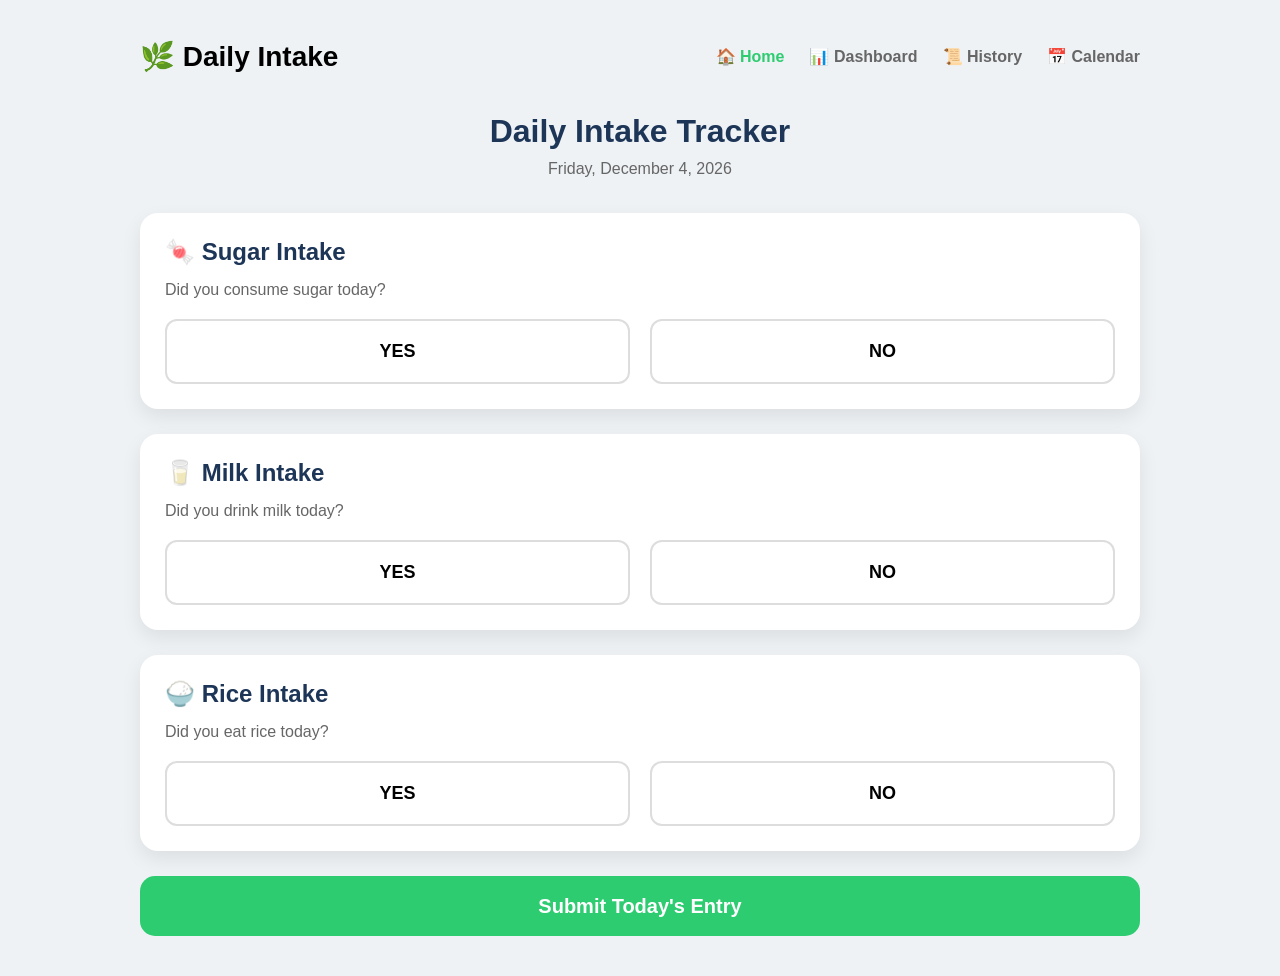
<file: index.html>
<!DOCTYPE html>
<html lang="en">
<head>
    <meta charset="UTF-8">
    <meta name="viewport" content="width=device-width, initial-scale=1.0">
    <title>Daily Intake Tracker</title>

    <link rel="stylesheet" href="style.css">
    <link rel="manifest" href="manifest.json">

<meta name="theme-color" content="#2ecc71">
</head>
<body>

<div class="container">

<nav class="navbar">

<div class="logo">

🌿 Daily Intake

</div>

<div class="menu">

<a class="active" href="index.html">🏠 Home</a>

<a href="dashboard.html">📊 Dashboard</a>

<a href="history.html">📜 History</a>

<a href="calendar.html">📅 Calendar</a>

</div>

</nav>

<h1>Daily Intake Tracker</h1>

    <p id="today"></p>

    <form id="intakeForm">

        <!-- Sugar -->
        <div class="card">

            <h2>🍬 Sugar Intake</h2>

            <p>Did you consume sugar today?</p>

            <div class="choice-group">

                <button type="button"
                        class="choice"
                        data-question="sugar"
                        data-value="Yes">
                    YES
                </button>

                <button type="button"
                        class="choice"
                        data-question="sugar"
                        data-value="No">
                    NO
                </button>

            </div>

            <input type="hidden"
                   name="sugar"
                   id="sugar"
                   required>

        </div>

        <!-- Milk -->
        <div class="card">

            <h2>🥛 Milk Intake</h2>

            <p>Did you drink milk today?</p>

            <div class="choice-group">

                <button type="button"
                        class="choice"
                        data-question="milk"
                        data-value="Yes">
                    YES
                </button>

                <button type="button"
                        class="choice"
                        data-question="milk"
                        data-value="No">
                    NO
                </button>

            </div>

            <input type="hidden"
                   name="milk"
                   id="milk"
                   required>

        </div>

        <!-- Rice -->
        <div class="card">

            <h2>🍚 Rice Intake</h2>

            <p>Did you eat rice today?</p>

            <div class="choice-group">

                <button type="button"
                        class="choice"
                        data-question="rice"
                        data-value="Yes">
                    YES
                </button>

                <button type="button"
                        class="choice"
                        data-question="rice"
                        data-value="No">
                    NO
                </button>

            </div>

            <input type="hidden"
                   name="rice"
                   id="rice"
                   required>

        </div>

        <button id="submitBtn" type="submit">

            Submit Today's Entry

        </button>

    </form>

</div>

<script src="script.js"></script>

</body>
</html>
</file>
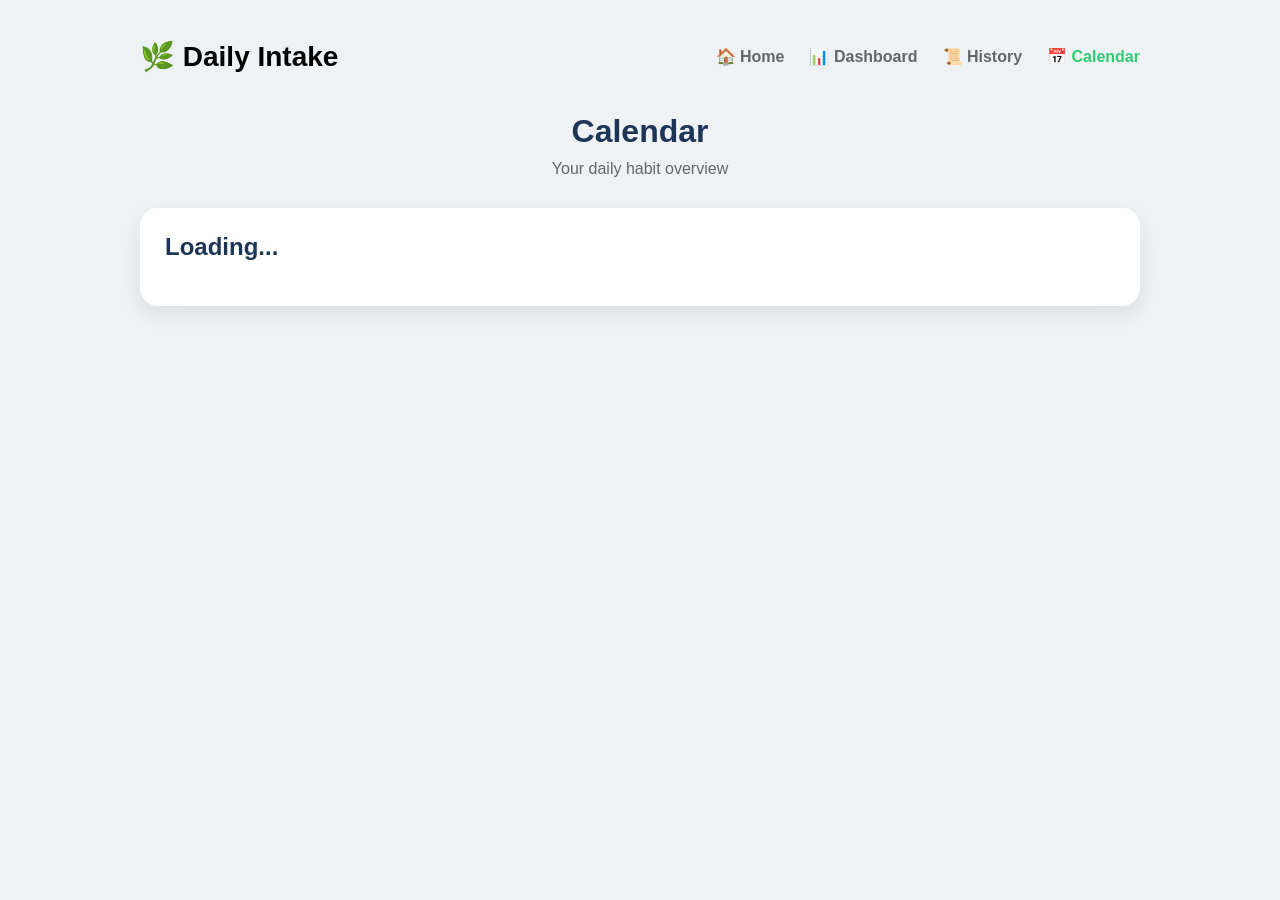
<file: calendar.html>
<!DOCTYPE html>
<html lang="en">

<head>

<meta charset="UTF-8">
<meta name="viewport" content="width=device-width, initial-scale=1.0">

<title>Calendar</title>

<link rel="stylesheet" href="style.css">

</head>

<body>

<div class="container fade-in">

<nav class="navbar">

<div class="logo">
🌿 Daily Intake
</div>

<div class="menu">

<a href="index.html">🏠 Home</a>
<a href="dashboard.html">📊 Dashboard</a>
<a href="history.html">📜 History</a>
<a class="active" href="calendar.html">📅 Calendar</a>

</div>

</nav>

<h1>Calendar</h1>

<p class="subtitle">

Your daily habit overview

</p>

<div class="card">

<h2 id="monthTitle">
Loading...
</h2>

<div id="calendar" class="calendar-grid">

</div>

</div>

</div>

<script src="calendar.js"></script>

</body>

</html>
</file>
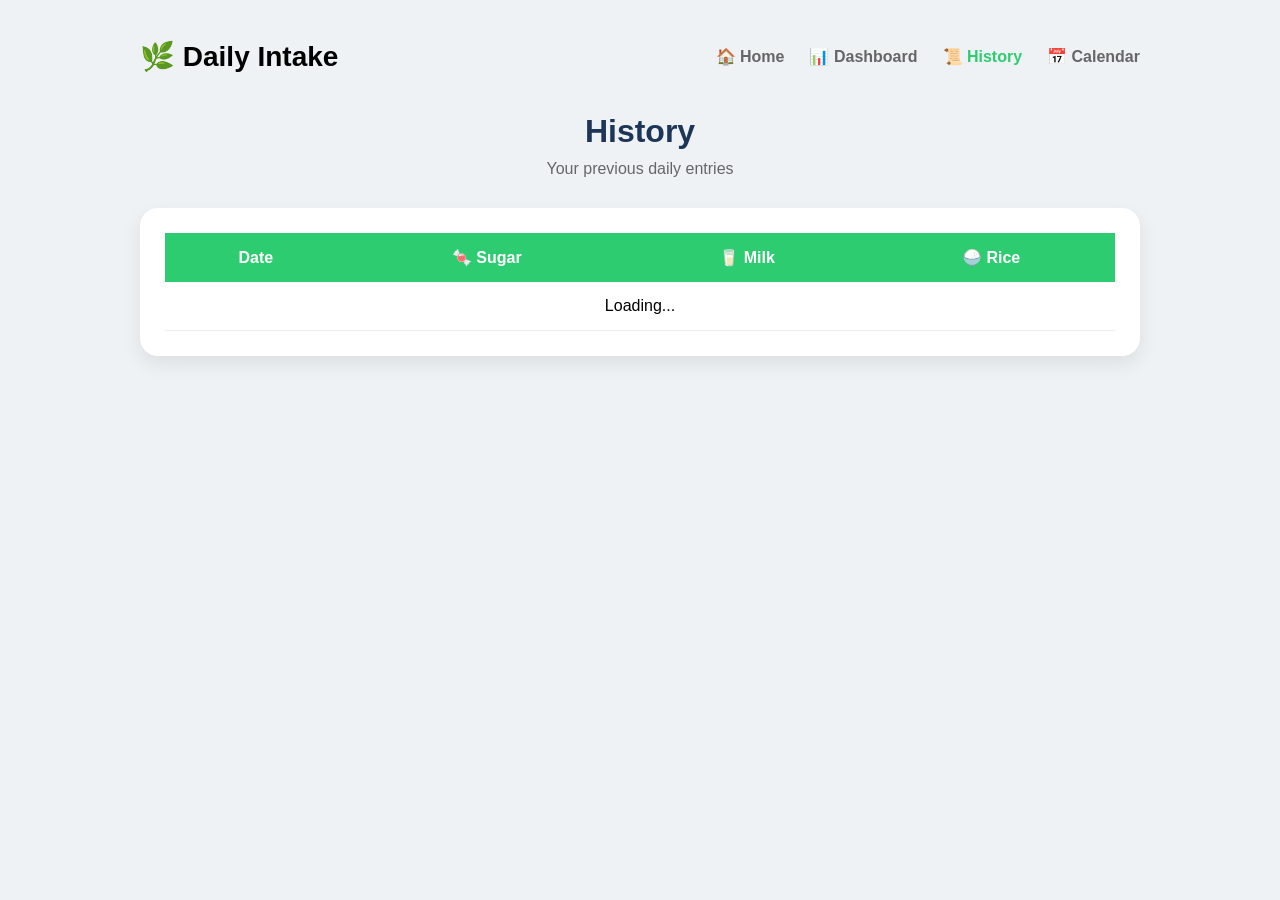
<file: history.html>
<!DOCTYPE html>
<html lang="en">

<head>

<meta charset="UTF-8">
<meta name="viewport" content="width=device-width, initial-scale=1.0">

<title>History</title>

<link rel="stylesheet" href="style.css">
<link rel="manifest" href="manifest.json">

<meta name="theme-color" content="#2ecc71">

</head>

<body>

<div class="container">

<nav class="navbar">

<div class="logo">
🌿 Daily Intake
</div>

<div class="menu">
<a href="index.html">🏠 Home</a>
<a href="dashboard.html">📊 Dashboard</a>
<a class="active" href="history.html">📜 History</a>
<a href="calendar.html">📅 Calendar</a>
</div>

</nav>

<h1>History</h1>

<p class="subtitle">
Your previous daily entries
</p>

<div class="card">

<table class="history-table">

<thead>

<tr>

<th>Date</th>
<th>🍬 Sugar</th>
<th>🥛 Milk</th>
<th>🍚 Rice</th>

</tr>

</thead>

<tbody id="historyTable">

<tr>

<td colspan="4">

Loading...

</td>

</tr>

</tbody>

</table>

</div>

</div>

<script src="history.js"></script>

</body>

</html>
</file>
<file: style.css>
*{
    margin:0;
    padding:0;
    box-sizing:border-box;
    font-family:Arial, Helvetica, sans-serif;
}

body{

    background:#eef2f5;

    display:flex;

    justify-content:center;

    padding:40px;

}

.container{

    width:100%;
    max-width:1000px;

}

/* ---------- Titles ---------- */

h1{

    text-align:center;

    margin-bottom:10px;

    color:#1d3557;

}

.subtitle{

    text-align:center;

    margin-bottom:30px;

    color:#666;

}

#today{

    text-align:center;

    color:#666;

    margin-bottom:35px;

}

/* ---------- Navigation ---------- */

.navbar{

    display:flex;

    justify-content:space-between;

    align-items:center;

    margin-bottom:40px;

}

.logo{

    font-size:28px;

    font-weight:bold;

}

.menu{

    display:flex;

    gap:25px;

}

.menu a{

    text-decoration:none;

    font-weight:bold;

    color:#666;

    transition:.25s;

}

.menu a:hover{

    color:#2ecc71;

}

.menu a.active{

    color:#2ecc71;

}

/* ---------- Cards ---------- */

.card{

    background:white;

    border-radius:18px;

    padding:25px;

    margin-bottom:25px;

    box-shadow:0 8px 20px rgba(0,0,0,.08);

}

.card h2{

    margin-bottom:15px;

    color:#1d3557;

    font-size:24px;

}

.card p{

    color:#666;

    margin-bottom:20px;

}

/* ---------- Today's Status ---------- */

.today-status{

    display:flex;

    flex-direction:column;

    gap:18px;

}

.status-item{

    display:flex;

    justify-content:space-between;

    align-items:center;

    padding:18px;

    background:#f7f7f7;

    border-radius:12px;

    font-size:20px;

    font-weight:bold;

}

/* ---------- Statistics ---------- */

.stats-grid{

    display:grid;

    grid-template-columns:repeat(3,1fr);

    gap:20px;

    margin-bottom:30px;

}

.stat-card{

    background:white;

    padding:25px;

    border-radius:18px;

    text-align:center;

    box-shadow:0 8px 20px rgba(0,0,0,.08);

    transition:.3s;

}

.stat-card:hover{

    transform:translateY(-5px);

    box-shadow:0 15px 30px rgba(0,0,0,.15);

}

.stat-card h3{

    color:#666;

    margin-bottom:10px;

}

.stat-card h2{

    font-size:34px;

    margin:10px 0;

    color:#1d3557;

}

.stat-card p{

    color:#2ecc71;

    font-size:18px;

    font-weight:bold;

}

/* ---------- Progress Bars ---------- */

.progress-bar{

    width:100%;

    height:10px;

    background:#e8e8e8;

    border-radius:10px;

    overflow:hidden;

    margin-top:15px;

}

.progress-fill{

    height:100%;

    width:0%;

    transition:width .6s ease;

}

.sugar-fill{

    background:#e74c3c;

}

.milk-fill{

    background:#3498db;

}

.rice-fill{

    background:#2ecc71;

}

/* ---------- Choice Buttons ---------- */

.choice-group{

    display:flex;

    gap:20px;

}

.choice{

    flex:1;

    height:65px;

    border:2px solid #ddd;

    border-radius:12px;

    background:white;

    cursor:pointer;

    font-size:18px;

    font-weight:bold;

    transition:.25s;

}

.choice:hover{

    transform:translateY(-3px);

    box-shadow:0 8px 18px rgba(0,0,0,.12);

}

.choice.selected.yes{

    background:#2ecc71;

    color:white;

    border-color:#2ecc71;

}

.choice.selected.no{

    background:#555;

    color:white;

    border-color:#555;

}

/* ---------- Submit Button ---------- */

#submitBtn{

    width:100%;

    height:60px;

    border:none;

    border-radius:15px;

    background:#2ecc71;

    color:white;

    font-size:20px;

    font-weight:bold;

    cursor:pointer;

    transition:.25s;

}

#submitBtn:hover{

    background:#27ae60;

}

/* ---------- Chart ---------- */

canvas{

    width:100% !important;

    height:420px !important;

}

/* ---------- History Table ---------- */

.history-table{

    width:100%;

    border-collapse:collapse;

}

.history-table th{

    background:#2ecc71;

    color:white;

    padding:15px;

}

.history-table td{

    padding:15px;

    border-bottom:1px solid #eee;

    text-align:center;

}

.history-table tr:hover{

    background:#f8f8f8;

}

/* ---------- Animation ---------- */

.fade-in{

    animation:fadeIn .5s ease;

}

@keyframes fadeIn{

    from{

        opacity:0;

        transform:translateY(8px);

    }

    to{

        opacity:1;

        transform:translateY(0);

    }

}

/* ---------- Mobile ---------- */

@media (max-width:768px){

    body{

        padding:20px;

    }

    .navbar{

        flex-direction:column;

        gap:15px;

    }

    .menu{

        justify-content:center;

        flex-wrap:wrap;

    }

    .stats-grid{

        grid-template-columns:1fr;

    }

    .choice-group{

        flex-direction:column;

    }

    .status-item{

        font-size:18px;

    }

    .logo{

        font-size:24px;

    }

}
.calendar-grid{

display:grid;

grid-template-columns:repeat(7,1fr);

gap:15px;

margin-top:20px;

}

.calendar-day{

height:80px;

border-radius:15px;

display:flex;

justify-content:center;

align-items:center;

font-size:22px;

font-weight:bold;

color:white;

box-shadow:0 5px 12px rgba(0,0,0,.08);

}

.good-day{

background:#2ecc71;

}

.bad-day{

background:#e74c3c;

}
</file>
